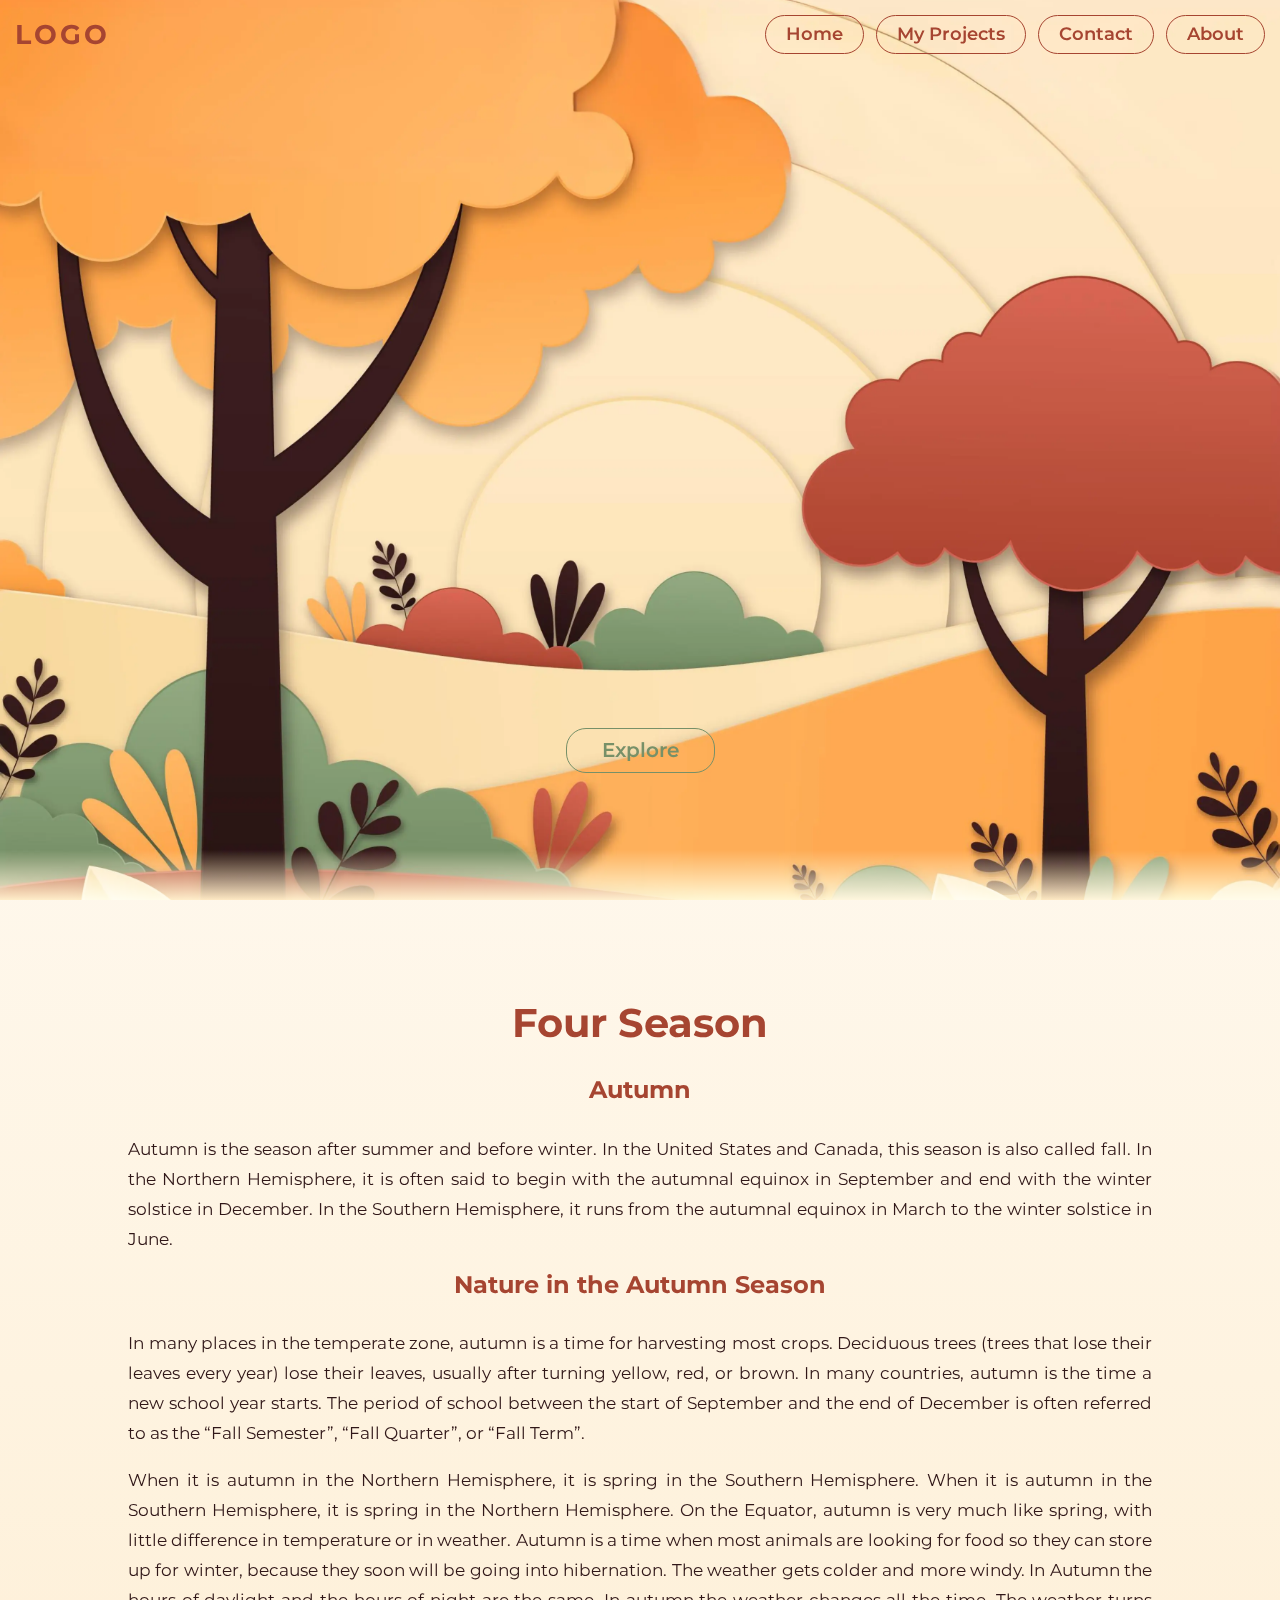
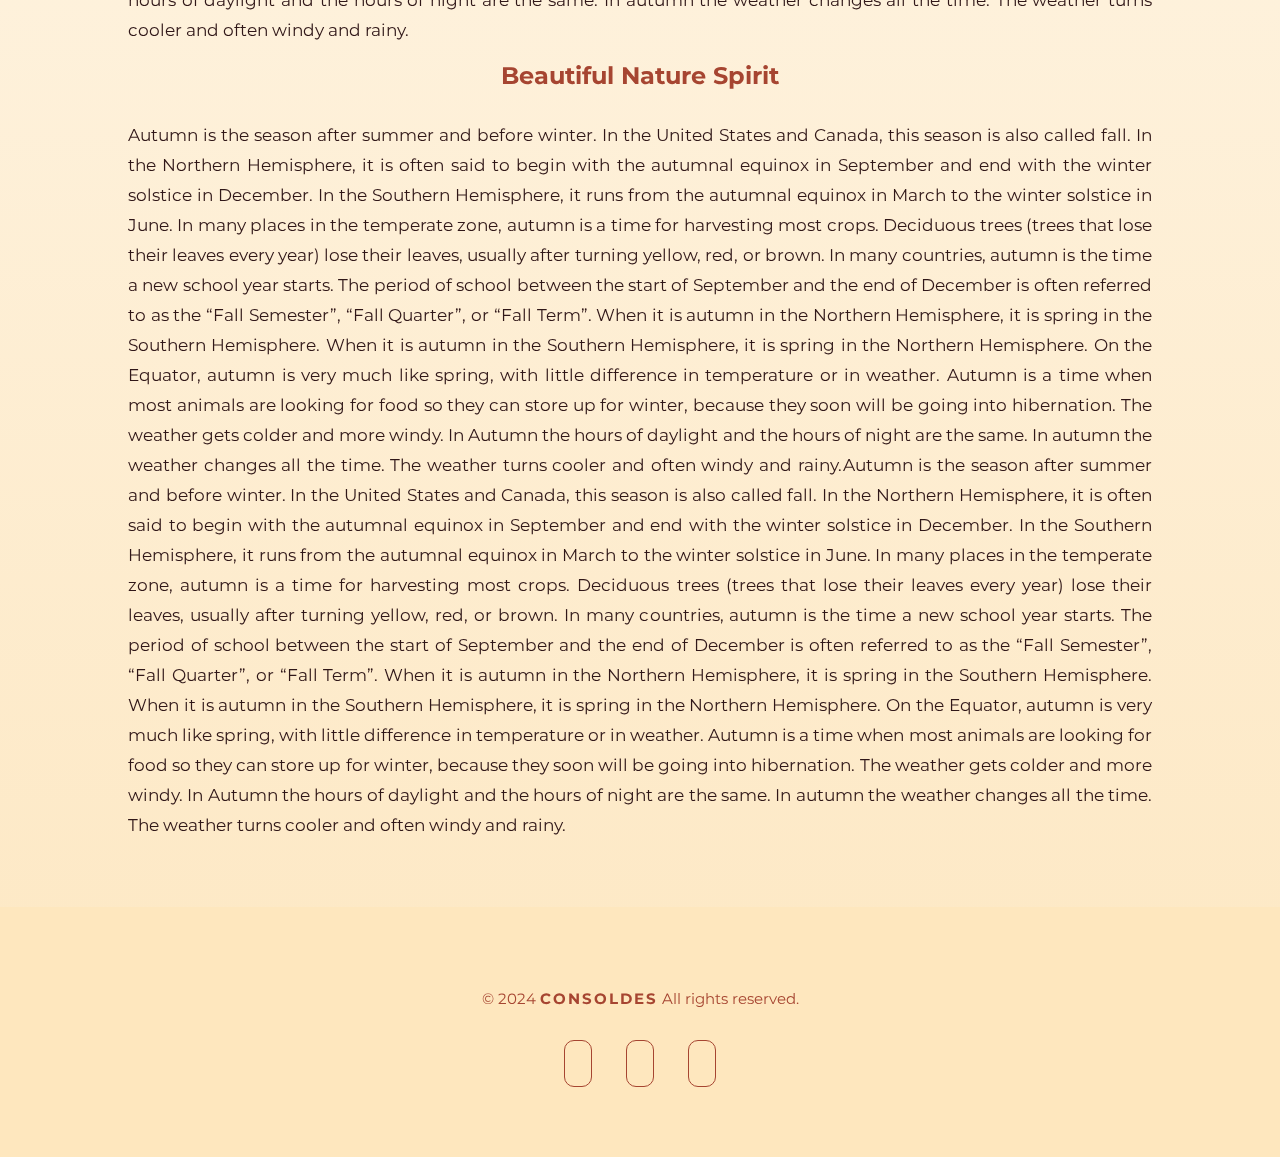
<file: index.html>
<!DOCTYPE html>
<html lang="en">
  <head>
    <meta charset="UTF-8" />
    <meta name="viewport" content="width=device-width, initial-scale=1.0" />
    <link
      rel="stylesheet"
      href="https://cdnjs.cloudflare.com/ajax/libs/font-awesome/6.5.1/css/all.min.css"
      integrity="sha512-DTOQO9RWCH3ppGqcWaEA1BIZOC6xxalwEsw9c2QQeAIftl+Vegovlnee1c9QX4TctnWMn13TZye+giMm8e2LwA=="
      crossorigin="anonymous"
      referrerpolicy="no-referrer"
    />
    <link
      href="https://fonts.googleapis.com/css2?family=Montserrat:ital,wght@0,100..900;1,100..900&display=swap"
      rel="stylesheet"
    />
    <link rel="stylesheet" href="css/normalize.css" />
    <link rel="stylesheet" href="css/style.css" />
    <title>Four Season</title>
  </head>
  <body>
    <div class="container">
        <header>
            <nav class="nav" id="nav">
              <a href="/" class="logo">Logo</a>
              <span class="icon" id="icon"><i class="fa fa-bars"></i></span>
              <ul class="nav__list" id="nav__list">
                <li class="nav__item"><a href="">Home</a></li>
                <li class="nav__item"><a href="">My Projects</a></li>
                <li class="nav__item"><a href="">Contact</a></li>
                <li class="nav__item"><a href="">About</a></li>
              </ul>
            </nav>
          </header>
      
          <section class="hero">
            <img
              src="images/landscape.webp"
              id="landscape1"
              class="landscape"
              alt="landscape"
            />
            <button class="btn">Explore</button>
          </section>
          <section class="content">
            <h2>Four Season</h2>
            <h3>Autumn</h3>
            <p>
              Autumn is the season after summer and before winter. In the United
              States and Canada, this season is also called fall. In the Northern
              Hemisphere, it is often said to begin with the autumnal equinox in
              September and end with the winter solstice in December. In the Southern
              Hemisphere, it runs from the autumnal equinox in March to the winter
              solstice in June.
            </p>
            <h3 class="small__heading">Nature in the Autumn Season</h3>
            <p>
              In many places in the temperate zone, autumn is a time for harvesting
              most crops. Deciduous trees (trees that lose their leaves every year)
              lose their leaves, usually after turning yellow, red, or brown. In many
              countries, autumn is the time a new school year starts. The period of
              school between the start of September and the end of December is often
              referred to as the “Fall Semester”, “Fall Quarter”, or “Fall Term”.
            </p>
            <p>
              When it is autumn in the Northern Hemisphere, it is spring in the
              Southern Hemisphere. When it is autumn in the Southern Hemisphere, it is
              spring in the Northern Hemisphere. On the Equator, autumn is very much
              like spring, with little difference in temperature or in weather. Autumn
              is a time when most animals are looking for food so they can store up
              for winter, because they soon will be going into hibernation. The
              weather gets colder and more windy. In Autumn the hours of daylight and
              the hours of night are the same. In autumn the weather changes all the
              time. The weather turns cooler and often windy and rainy.
            </p>
            <h3 class="small__heading">Beautiful Nature Spirit</h3>
            <p>
              Autumn is the season after summer and before winter. In the United
              States and Canada, this season is also called fall. In the Northern
              Hemisphere, it is often said to begin with the autumnal equinox in
              September and end with the winter solstice in December. In the Southern
              Hemisphere, it runs from the autumnal equinox in March to the winter
              solstice in June. In many places in the temperate zone, autumn is a time
              for harvesting most crops. Deciduous trees (trees that lose their leaves
              every year) lose their leaves, usually after turning yellow, red, or
              brown. In many countries, autumn is the time a new school year starts.
              The period of school between the start of September and the end of
              December is often referred to as the “Fall Semester”, “Fall Quarter”, or
              “Fall Term”. When it is autumn in the Northern Hemisphere, it is spring
              in the Southern Hemisphere. When it is autumn in the Southern
              Hemisphere, it is spring in the Northern Hemisphere. On the Equator,
              autumn is very much like spring, with little difference in temperature
              or in weather. Autumn is a time when most animals are looking for food
              so they can store up for winter, because they soon will be going into
              hibernation. The weather gets colder and more windy. In Autumn the hours
              of daylight and the hours of night are the same. In autumn the weather
              changes all the time. The weather turns cooler and often windy and
              rainy.Autumn is the season after summer and before winter. In the United
              States and Canada, this season is also called fall. In the Northern
              Hemisphere, it is often said to begin with the autumnal equinox in
              September and end with the winter solstice in December. In the Southern
              Hemisphere, it runs from the autumnal equinox in March to the winter
              solstice in June. In many places in the temperate zone, autumn is a time
              for harvesting most crops. Deciduous trees (trees that lose their leaves
              every year) lose their leaves, usually after turning yellow, red, or
              brown. In many countries, autumn is the time a new school year starts.
              The period of school between the start of September and the end of
              December is often referred to as the “Fall Semester”, “Fall Quarter”, or
              “Fall Term”. When it is autumn in the Northern Hemisphere, it is spring
              in the Southern Hemisphere. When it is autumn in the Southern
              Hemisphere, it is spring in the Northern Hemisphere. On the Equator,
              autumn is very much like spring, with little difference in temperature
              or in weather. Autumn is a time when most animals are looking for food
              so they can store up for winter, because they soon will be going into
              hibernation. The weather gets colder and more windy. In Autumn the hours
              of daylight and the hours of night are the same. In autumn the weather
              changes all the time. The weather turns cooler and often windy and
              rainy.
            </p>
          </section>
          <footer>
            <p class="footer__text">© 2024 <span class="company__name">Consoldes</span> All rights reserved.</p>
            <div class="footer__icons">
                <a href="#"><i class="fab fa-facebook-f"></i></a>
                <a href="#"><i class="fab fa-twitter"></i></a>
                <a href="#"><i class="fab fa-instagram"></i></a>
            </div>
          </footer>
      
    </div>
    <script src="js/script.js"></script>
  </body>
</html>
</file>
<file: css/style.css>
:root {
    --color-main: #fff;
    --color-primary: #A64531;
    --color-secondary: #779068;
    --color-darkbrown:#301718;
    --color-accent: #F8AA57;
    --color-headings:  #F8F5EC;
    --color-font: #F8DFB5;
    --color-background: #FEE7BE;
}

* {
    box-sizing: border-box;
}

/* Typography */

html {
    font-size: 62.5%;
}

body {
    font-family: "Montserrat", sans-serif;
    object-fit: cover;
    overflow-x: hidden;
}

h1,h2,h3 {
    color: var(--color-headings);
    margin-bottom: 3rem;
}

h1 {
    font-size: 7rem;
}

h2 {
    font-size: 5rem;
}

h3 {
    font-size: 3rem;
}

p {
    margin-top: 0;
}

@media screen and (min-width: 1024px) {
    body {
        font-size: 1.8rem;
    }

    h1 {
        font-size: 8rem;
    }

    h2 {
        font-size: 4rem;
    }

    h3 {
        font-size: 2.4rem;
    }
}

/* Links */

a {
    text-decoration: none;
}

.container {
    background:linear-gradient( #fff, #fde7c1);
    background-repeat: no-repeat;
    min-height: 100vh;
}

/* Navbar */

header {
    position: absolute;
    top: 0;
    left: 0;
    width: 100%;
    min-height: 100vh;
    z-index: 100;
}

.nav {
    background-color:transparent; 
    display: flex;
    justify-content: space-between;
    flex-wrap: wrap;
    padding: 1.5rem;
    align-items: center;
    transition: background-color 0.2s ease-in;
}

.logo{
    color: var(--color-primary);
    font-size: 2.7rem;
    letter-spacing: 0.3rem;
    text-transform: uppercase;
    font-weight: 700;
}

.logo:focus {
    outline: 0 ;
}

.nav__list {
    width: 100%;
    font-size: 2rem;
    font-weight: 600;
    display: flex;
    flex-direction: column;
    list-style: none;
    padding-left: 0;
    text-align: center;
    display: none;
}

.list__show {
    display: block;
}

.nav__item {
    padding: 0.8rem 2rem;
    border-bottom: 1px solid rgba(166, 69, 49, 0.2);
}

.nav__item >a {
    color: var(--color-primary);
    transition: color 0.3s;
}

.nav__item >a:focus {
    outline: 0;
}

.nav__item >a:hover{
    color: var(--color-accent);
}

/* Icon */

.icon {
    color: var(--color-primary);
    font-size: 2.5rem;
    opacity: 0.6;
    transition: opacity 0.3s ease-in;
    cursor: pointer;
}


@media screen and (min-width: 768px){
    .icon {
        display: none;
    }

    .nav__list {
        width: auto;
        display: flex;
        flex-direction: row;
        justify-content: flex-end;
        font-size: 1.8rem;
        margin: 0;
    }

    .nav__item {
        border: 1px solid var(--color-primary);
        border-radius: 20px;
        margin-left: 1.2rem;
        font-weight: 600;
        transition: background-color 0.3;
        
    }
    .nav__item >a {
        color: var(--color-primary);
    }

    .nav__item:hover{
        background-color: var(--color-primary);
        border-radius: 20px;
    }
    .nav__item >a:hover {
        color: #fff;        
    }
}

/* Body Section */

section {
    position: relative;
    width: 100%;
    min-height: 100vh;
    display: flex;
    justify-content: center;
    align-items: center;
}

.hero {
    min-height: 100vh;
    display: flex;
    justify-content: center;
    align-items: center;
}

.hero::before {
    content: '';
    position: absolute;
    bottom: 0;
    width: 100%;
    height: 5rem;
    background: linear-gradient(to top,#FEE7BE,transparent);
    mix-blend-mode: screen;
    z-index: 200;
}

section img {
    position: absolute;
    width: 100%;
    max-height: 100vh;
    object-fit: cover;
}   

.landscape {
    width: 100%;
    min-height: 100vh;
    top: 0;
    z-index: 11;
}

.btn {
    border-radius: 20px;
    border: 0;
    background-color: var(--color-secondary);
    font-size: 1.5rem;
    font-weight: 600;
    cursor: pointer;   
    padding: 0.7rem 3rem;
    color: var(--color-main);
    transform: translateY(18rem);
    z-index: 100;
}

.btn:hover{
    border: 1px solid var(--color-secondary);
    background-color: transparent;
    color: var(--color-secondary);
}

@media screen and (min-width: 768px){
    section img {
        position: absolute;
        width: 100%;
        max-height: 100vh;
        object-fit: cover;
    }  
    
    .landscape  {
        top: 0;
        width: 100%;
        max-height: 100%;
        
        z-index: 11;
    }
    
    
    .btn {
        border: 1px solid var(--color-secondary);
        border-radius: 20px;
        font-size: 2rem;
        font-weight: 600;
        cursor: pointer;   
        background-color: transparent;
        padding: 1rem 3.5rem;
        color: #779068;
        transform: translateY(30rem);
        z-index: 100;
    }
    
    .btn:hover{
        border: 0;
        background-color: var(--color-secondary);
        color: #fff;
    }
}

/* Content */

.content {
    width: 80%;
    min-height: 100vh;
    padding-top: 10rem;
    padding-bottom: 5rem;
    text-align: justify;
    margin: 0 auto;
    display: flex;
    flex-direction: column;
    justify-content: center;
    align-items: center;

}

.content p{
    color: var(--color-darkbrown);
    font-size: 1.7rem;
    line-height: 3rem;
    flex-grow: 1;
}

.content h2,h3{
    color: var(--color-primary);
    margin-top: 0;
    padding-top: 0;
}


@media screen and (min-width: 768px){    
    .content p{
        color: var(--color-darkbrown);
        line-height: 3rem;
    }
    
    .content h2,h3{
        color: var(--color-primary);
    }
}

/* Footer */

footer {
    background-color: var(--color-background); 
    padding: 20px;
    text-align: center; 
    font-family: "Montserrat", sans-serif; 
    left: 0;
    bottom: 0;
    width: 100%;
    height: 25rem;
    display: flex;
    justify-content: center;
    flex-direction: column;
}

.company__name {
    text-transform: uppercase;
    font-weight: 700;
    letter-spacing: 0.2rem;
}


.footer__text {
    color: var(--color-primary); 
    font-size: 1.8rem;
}

.footer__icons {
    margin-top: 3rem; 
       
}

.footer__icons a {
    text-decoration: none; 
    color: var(--color-primary); 
    margin: 1.7rem; 
    border: 1px solid var(--color-primary);
    padding: 1.3rem 1.3rem;
    border-radius: 10px;    
    font-size: 1.5rem;
}

.footer__icons a:hover {
    color: var(--color-main); 
    background-color: var(--color-primary);
}

@media screen and (min-width: 768px){   
    .footer__text {
        font-size: 1.5rem;        
    }
    
    .footer__icons a {
        text-decoration: none; 
        color: var(--color-primary); 
        margin: 1.7rem; 
        border: 1px solid var(--color-primary);
        padding: 1.3rem 1.3rem;
        border-radius: 10px;    
        font-size: 1.5rem;
    }
}
</file>
